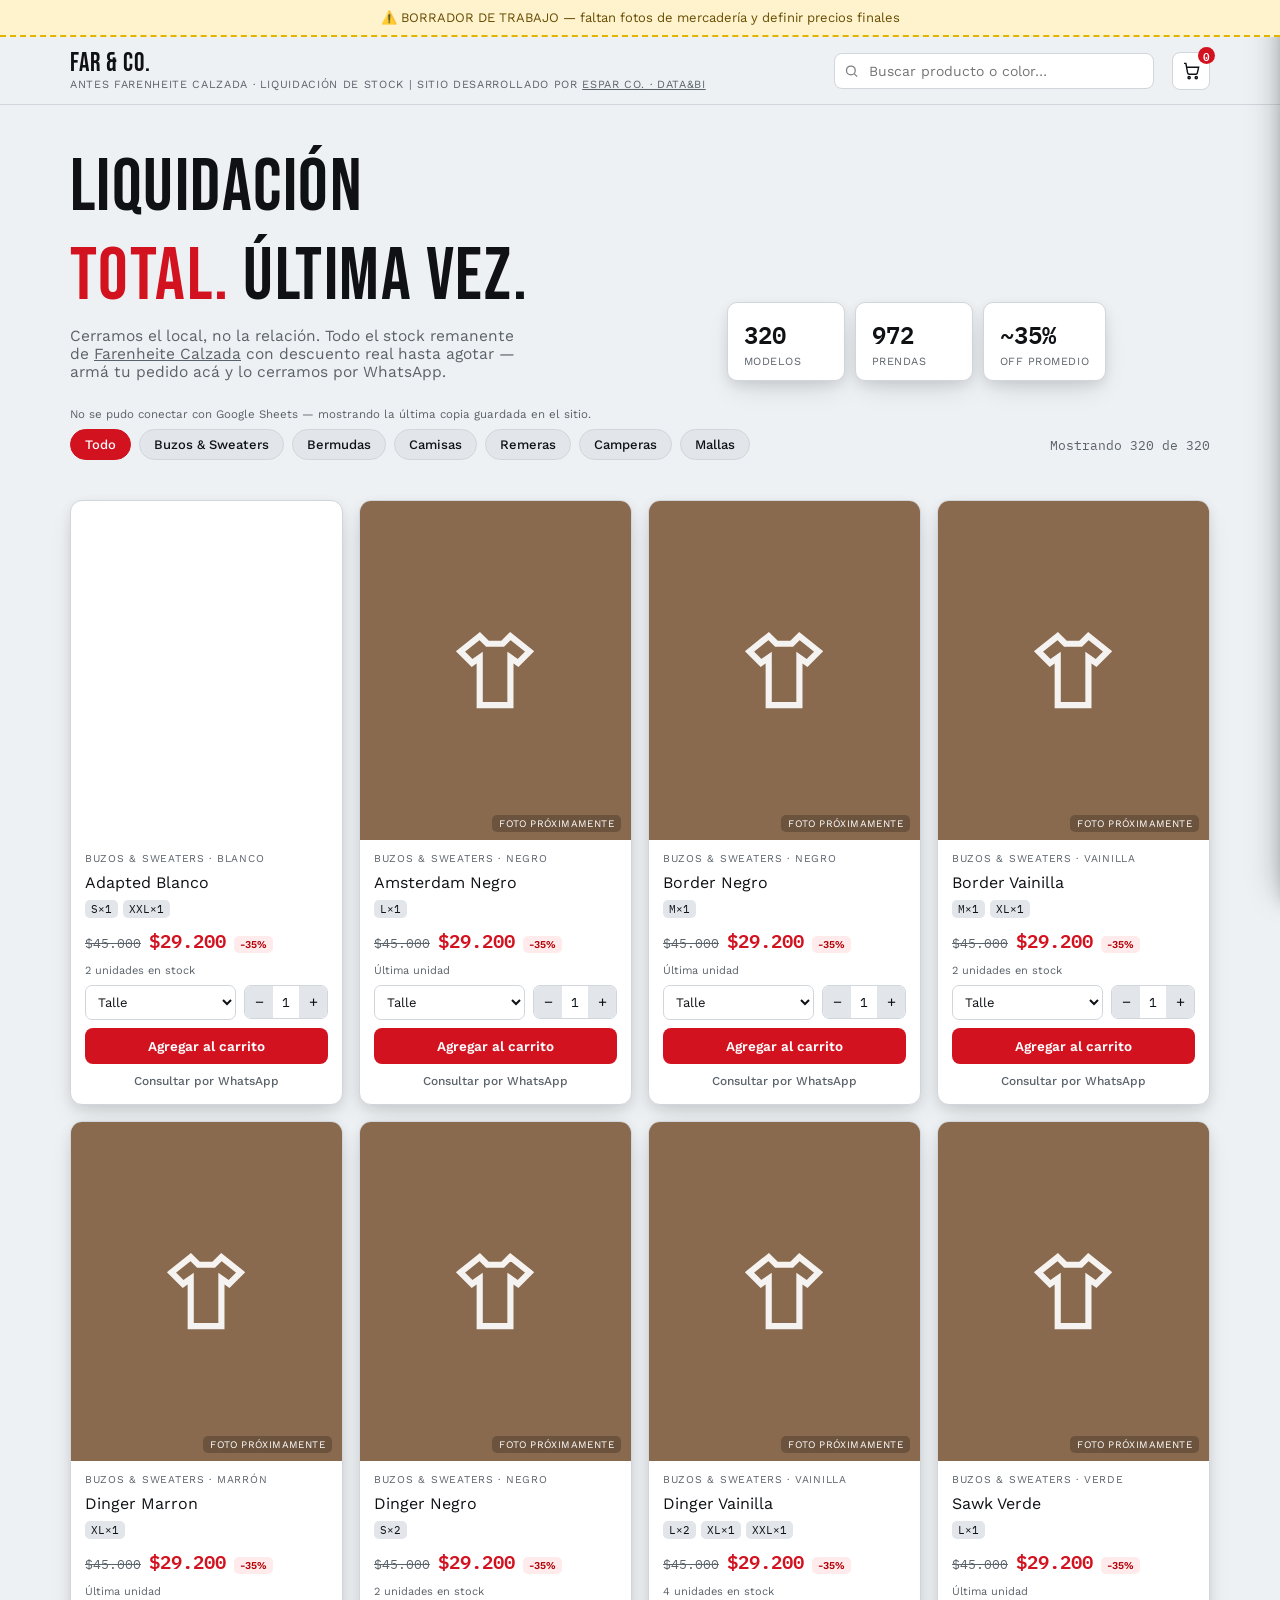
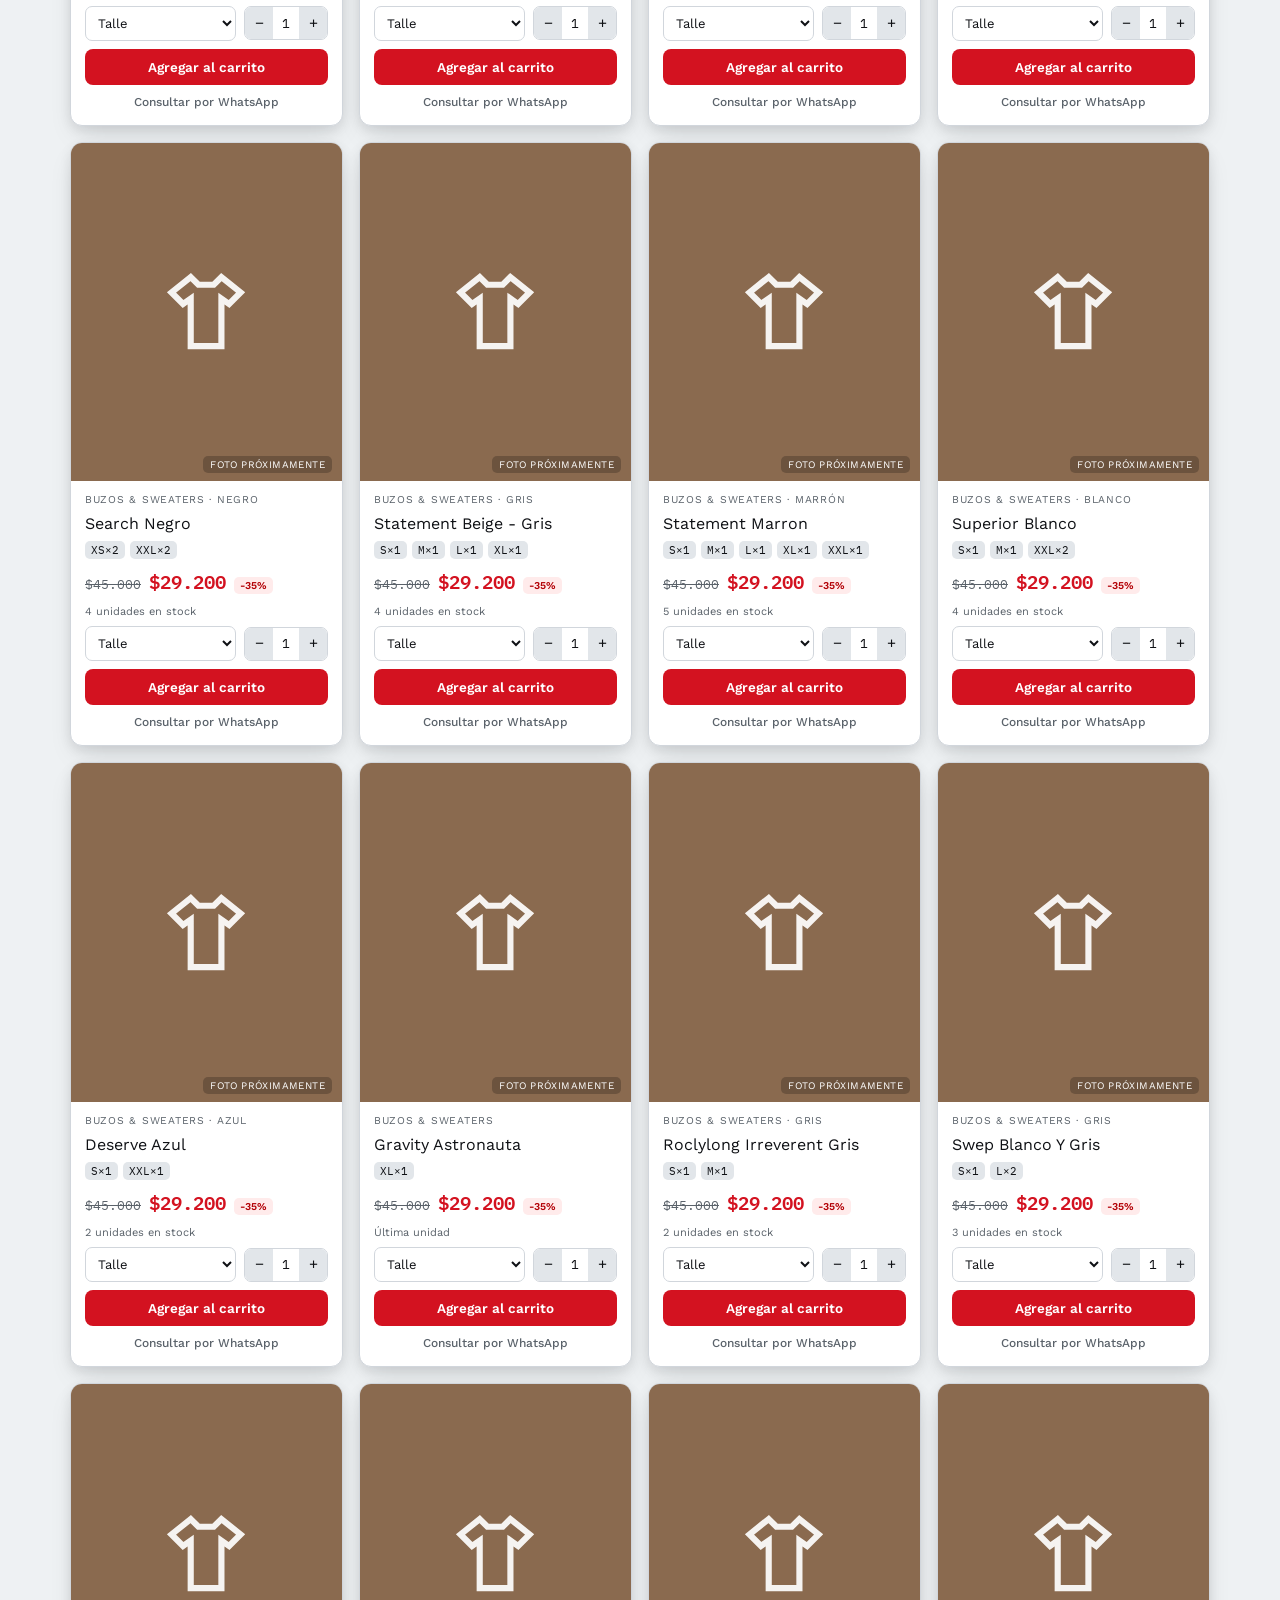
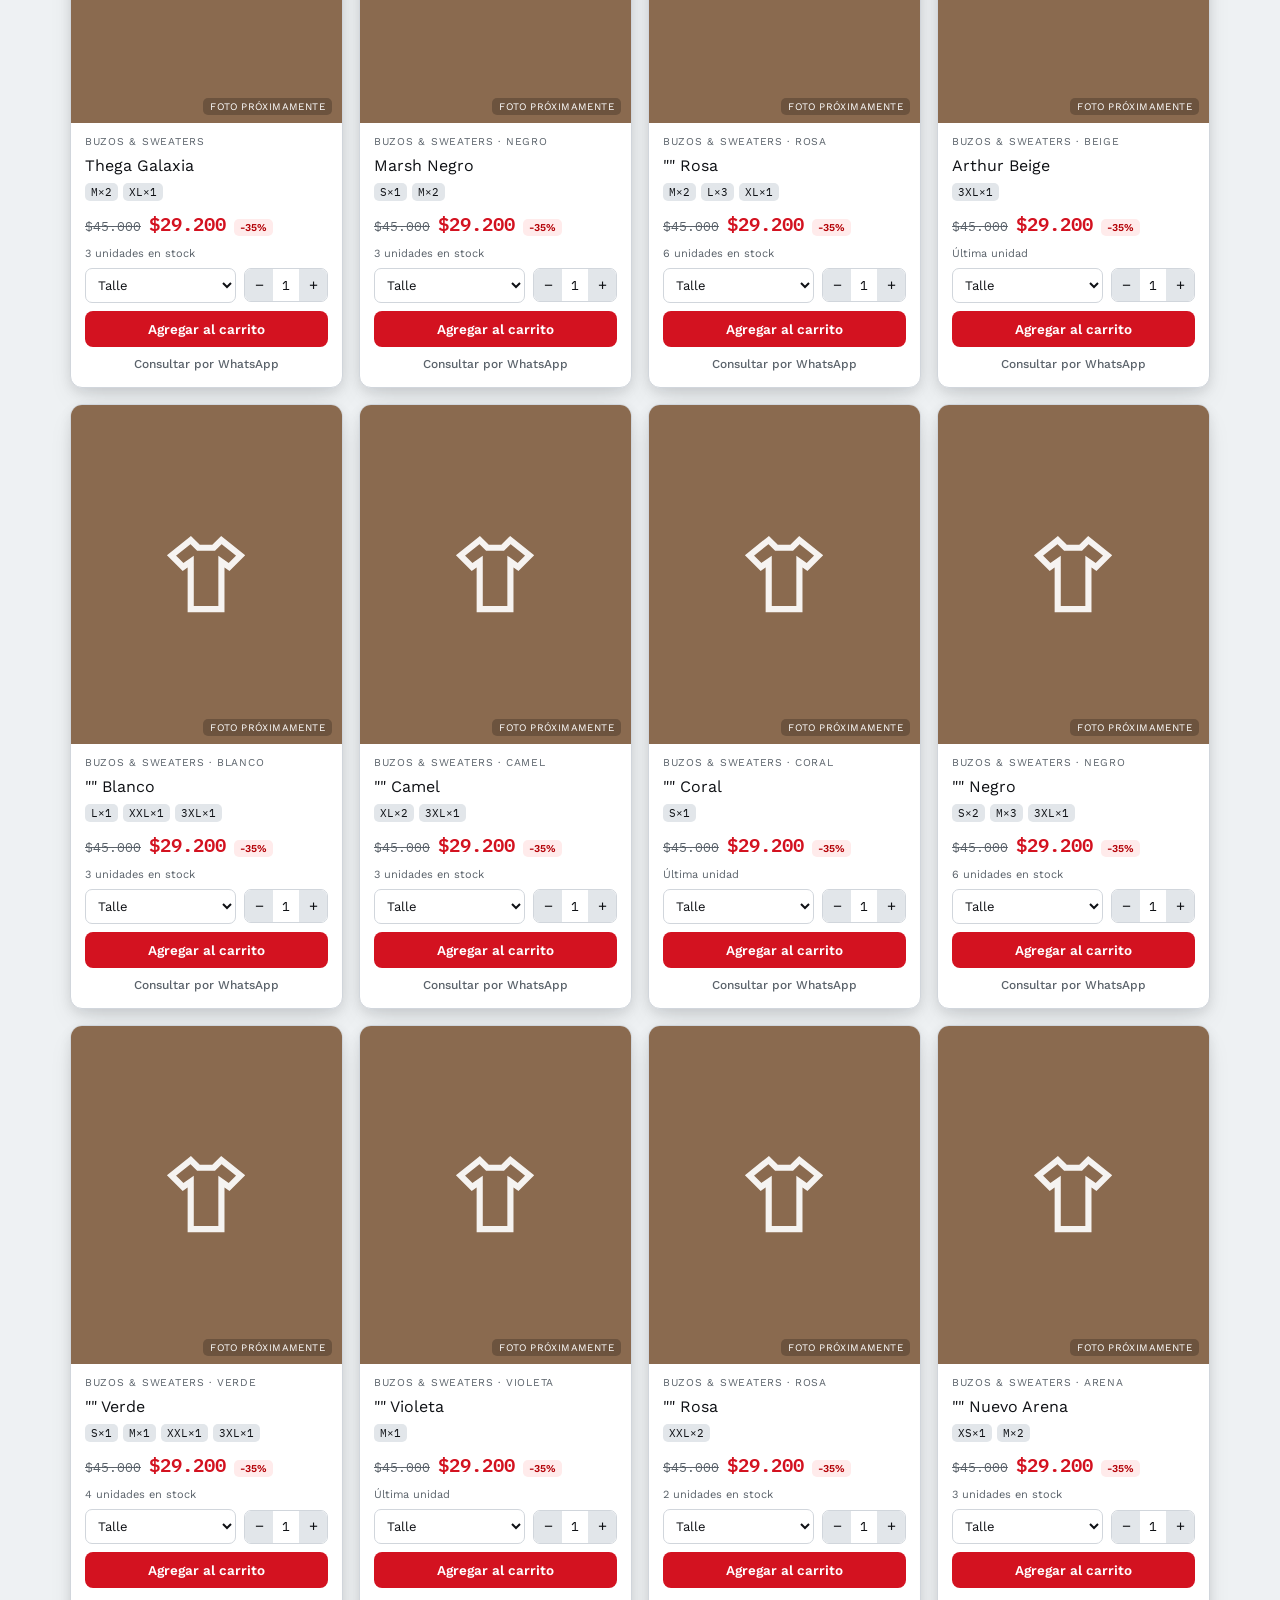
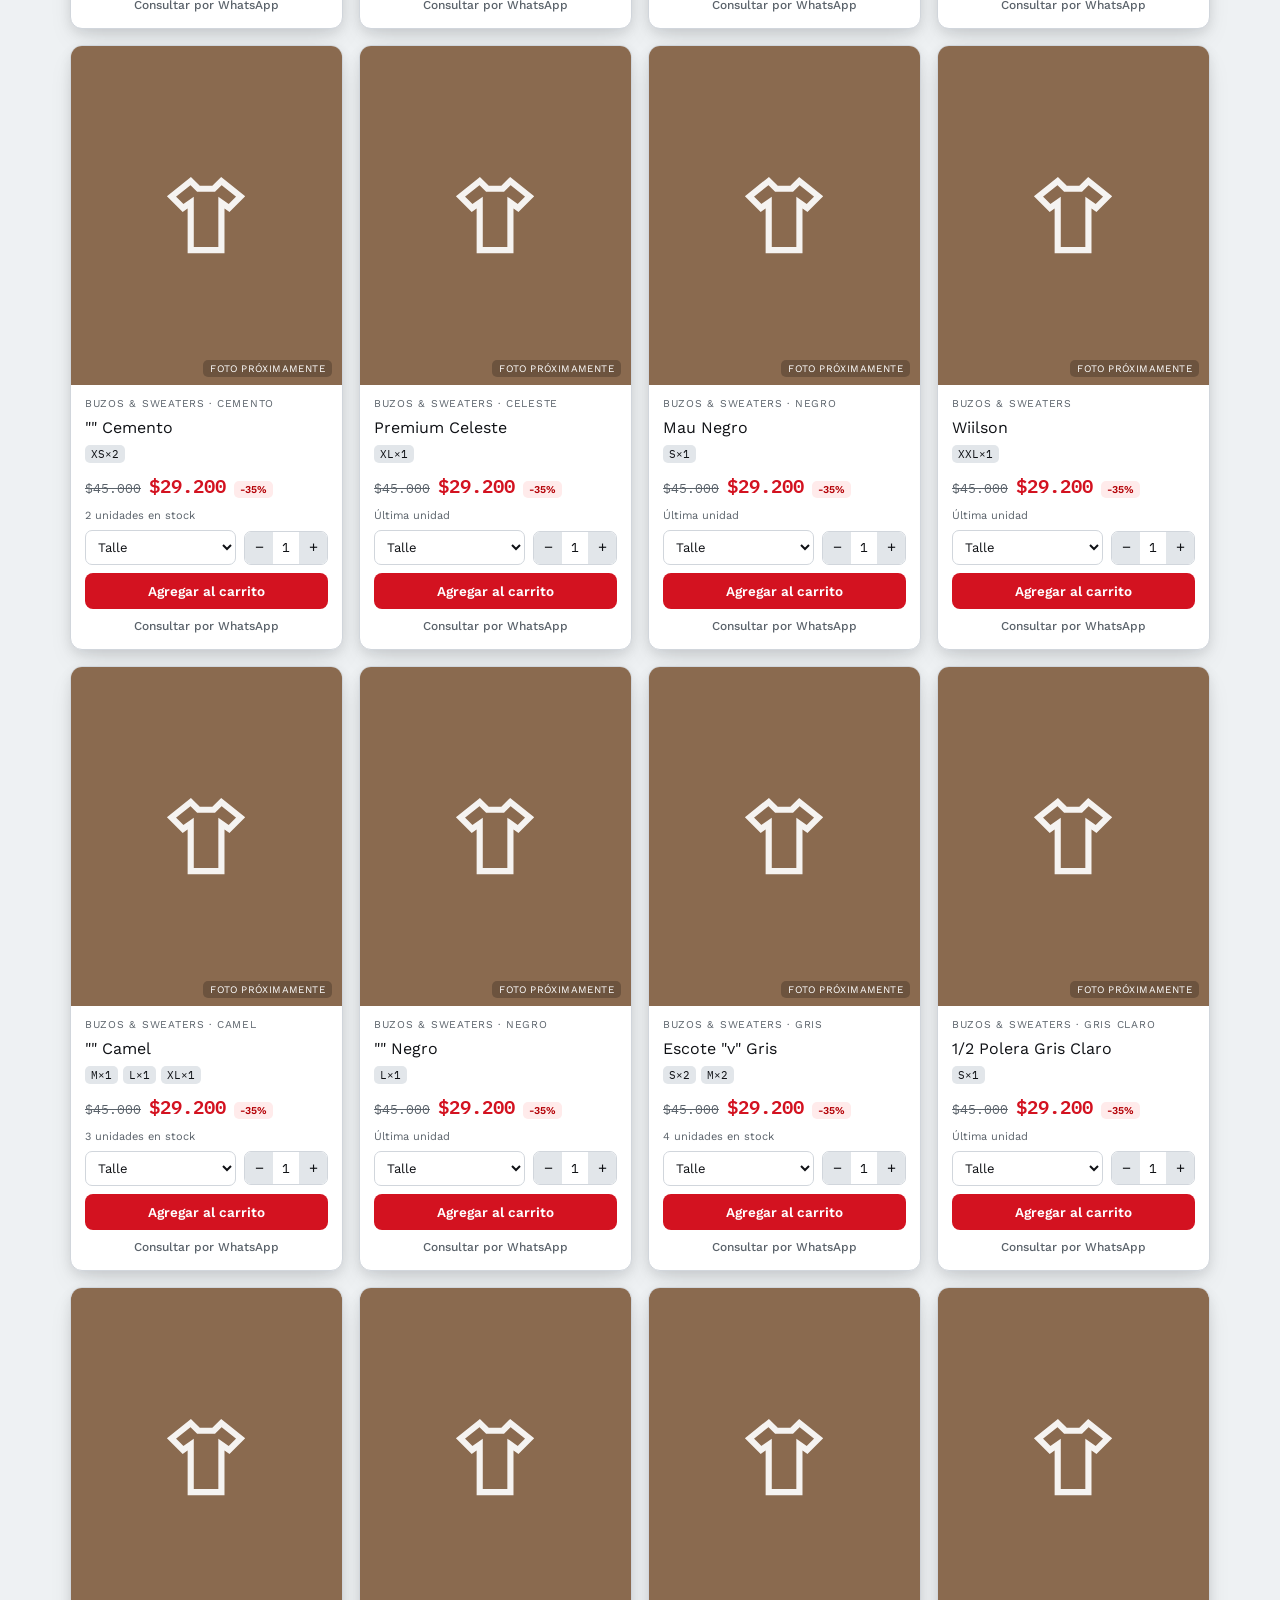
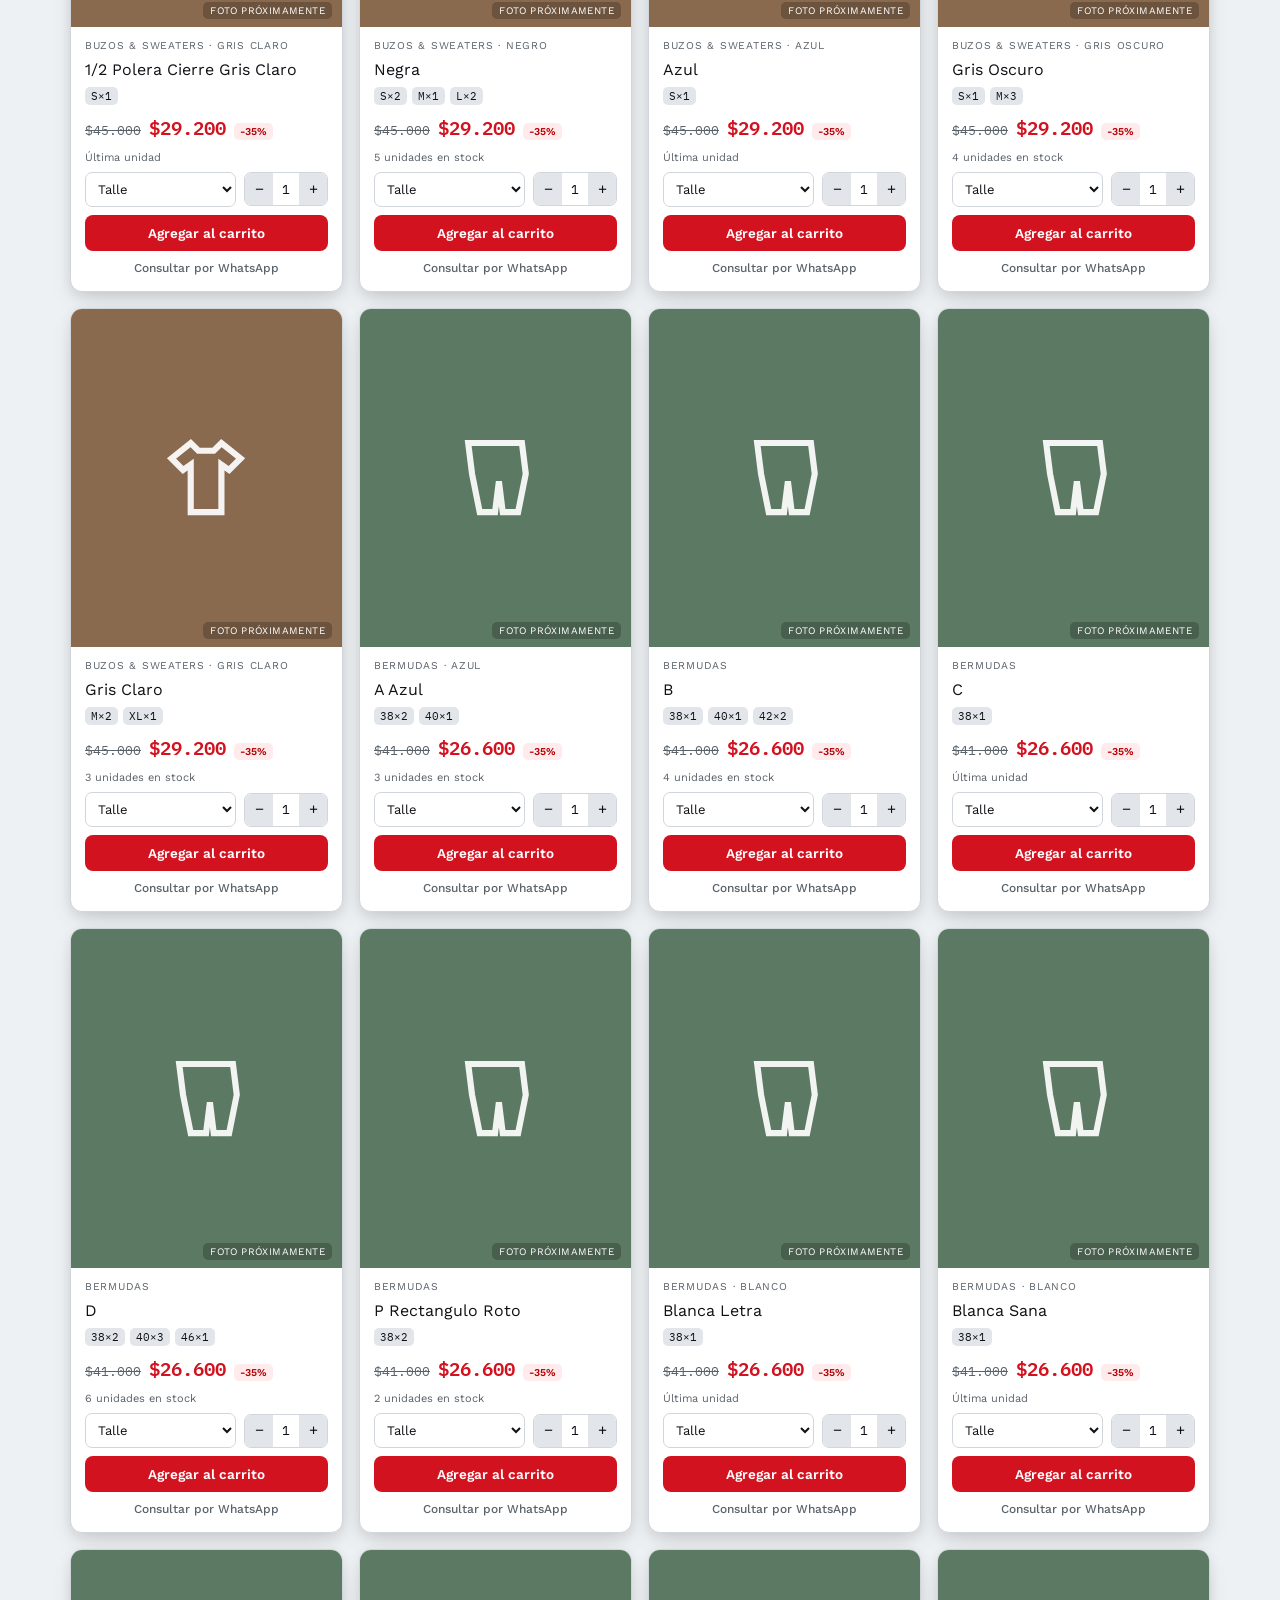
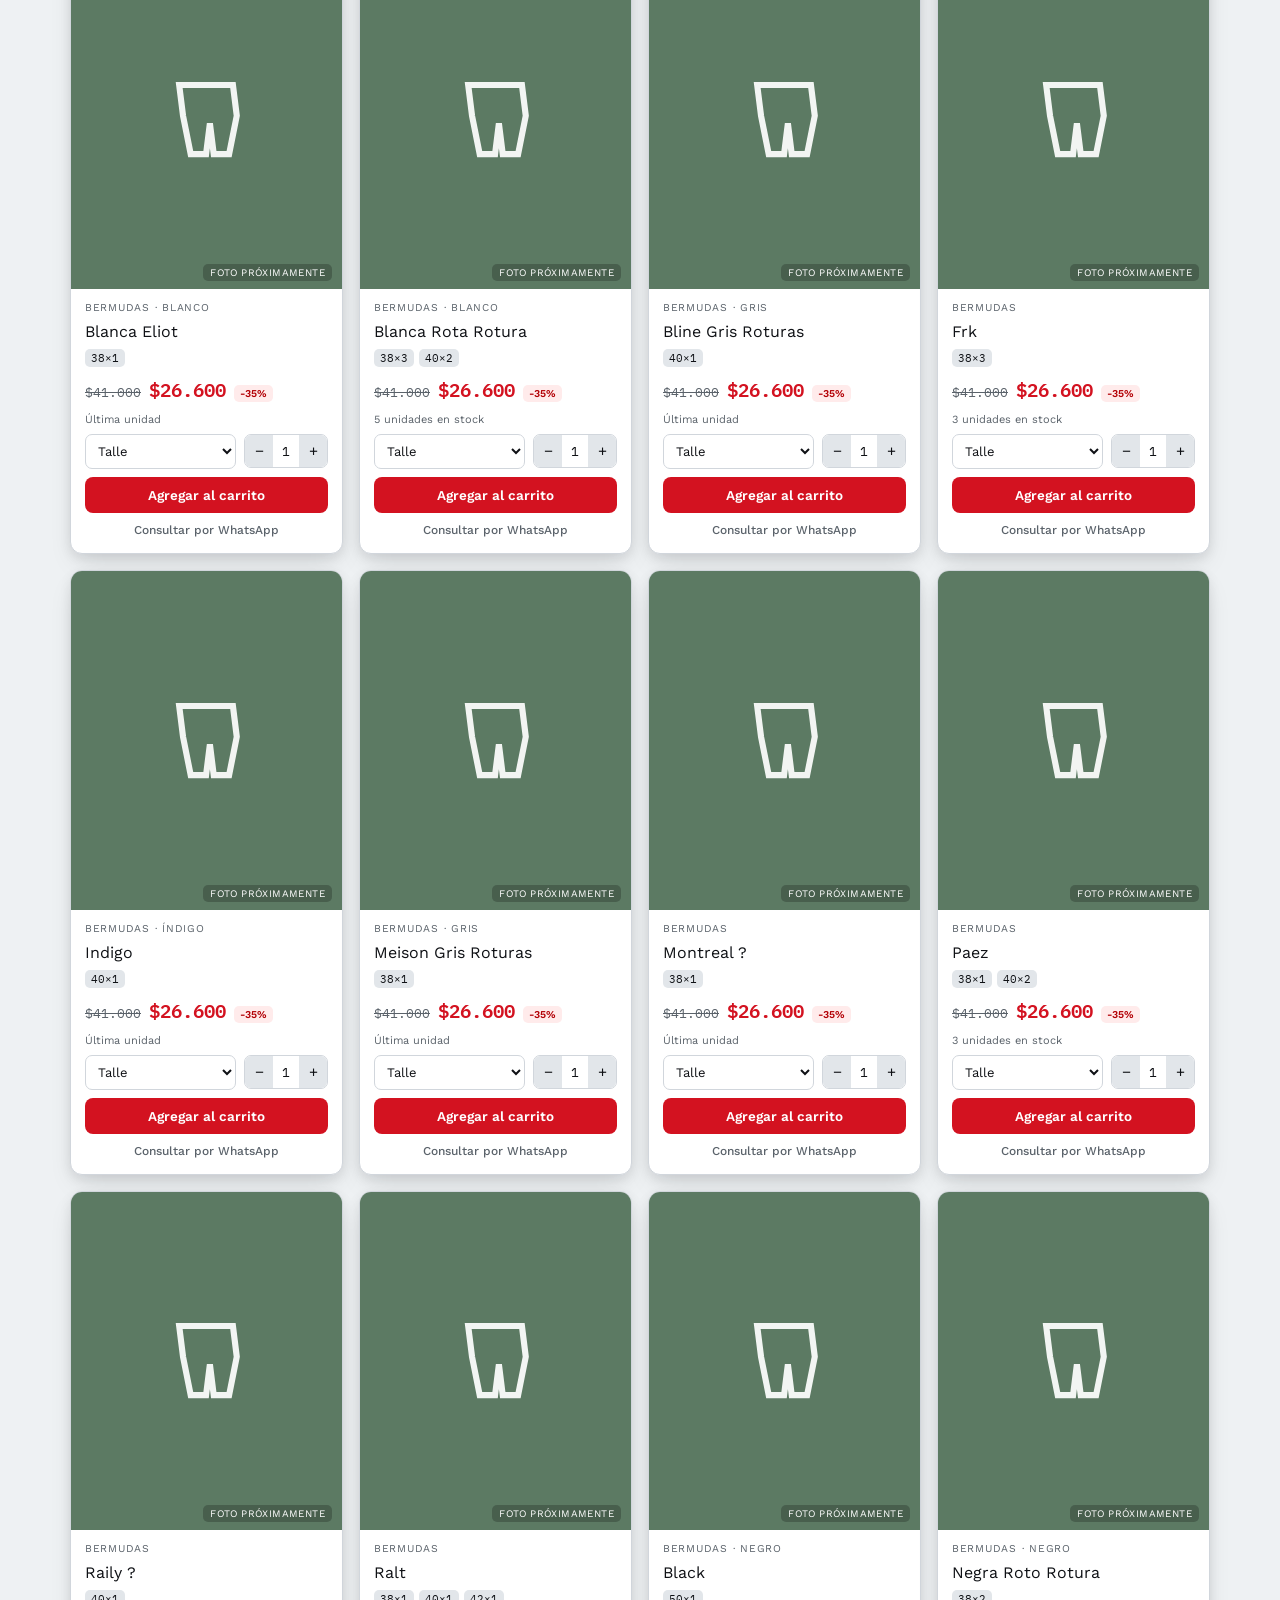
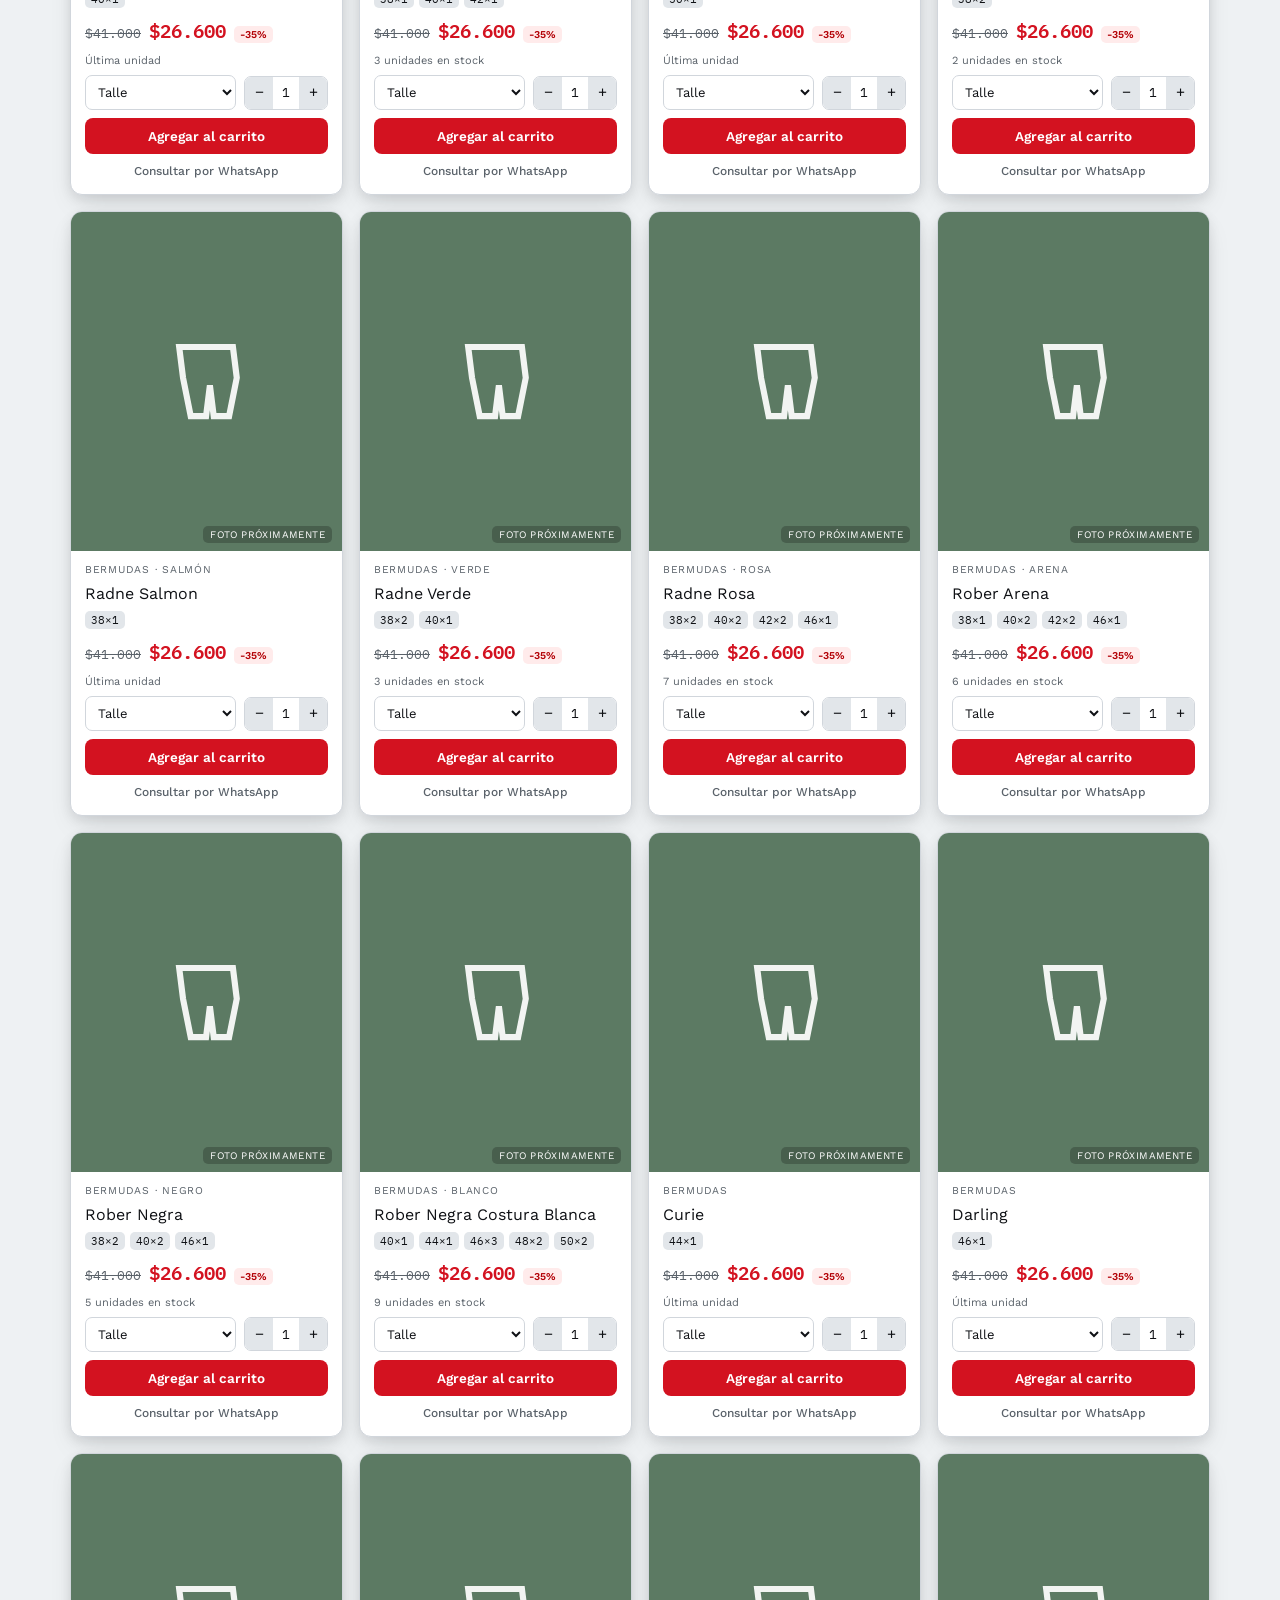
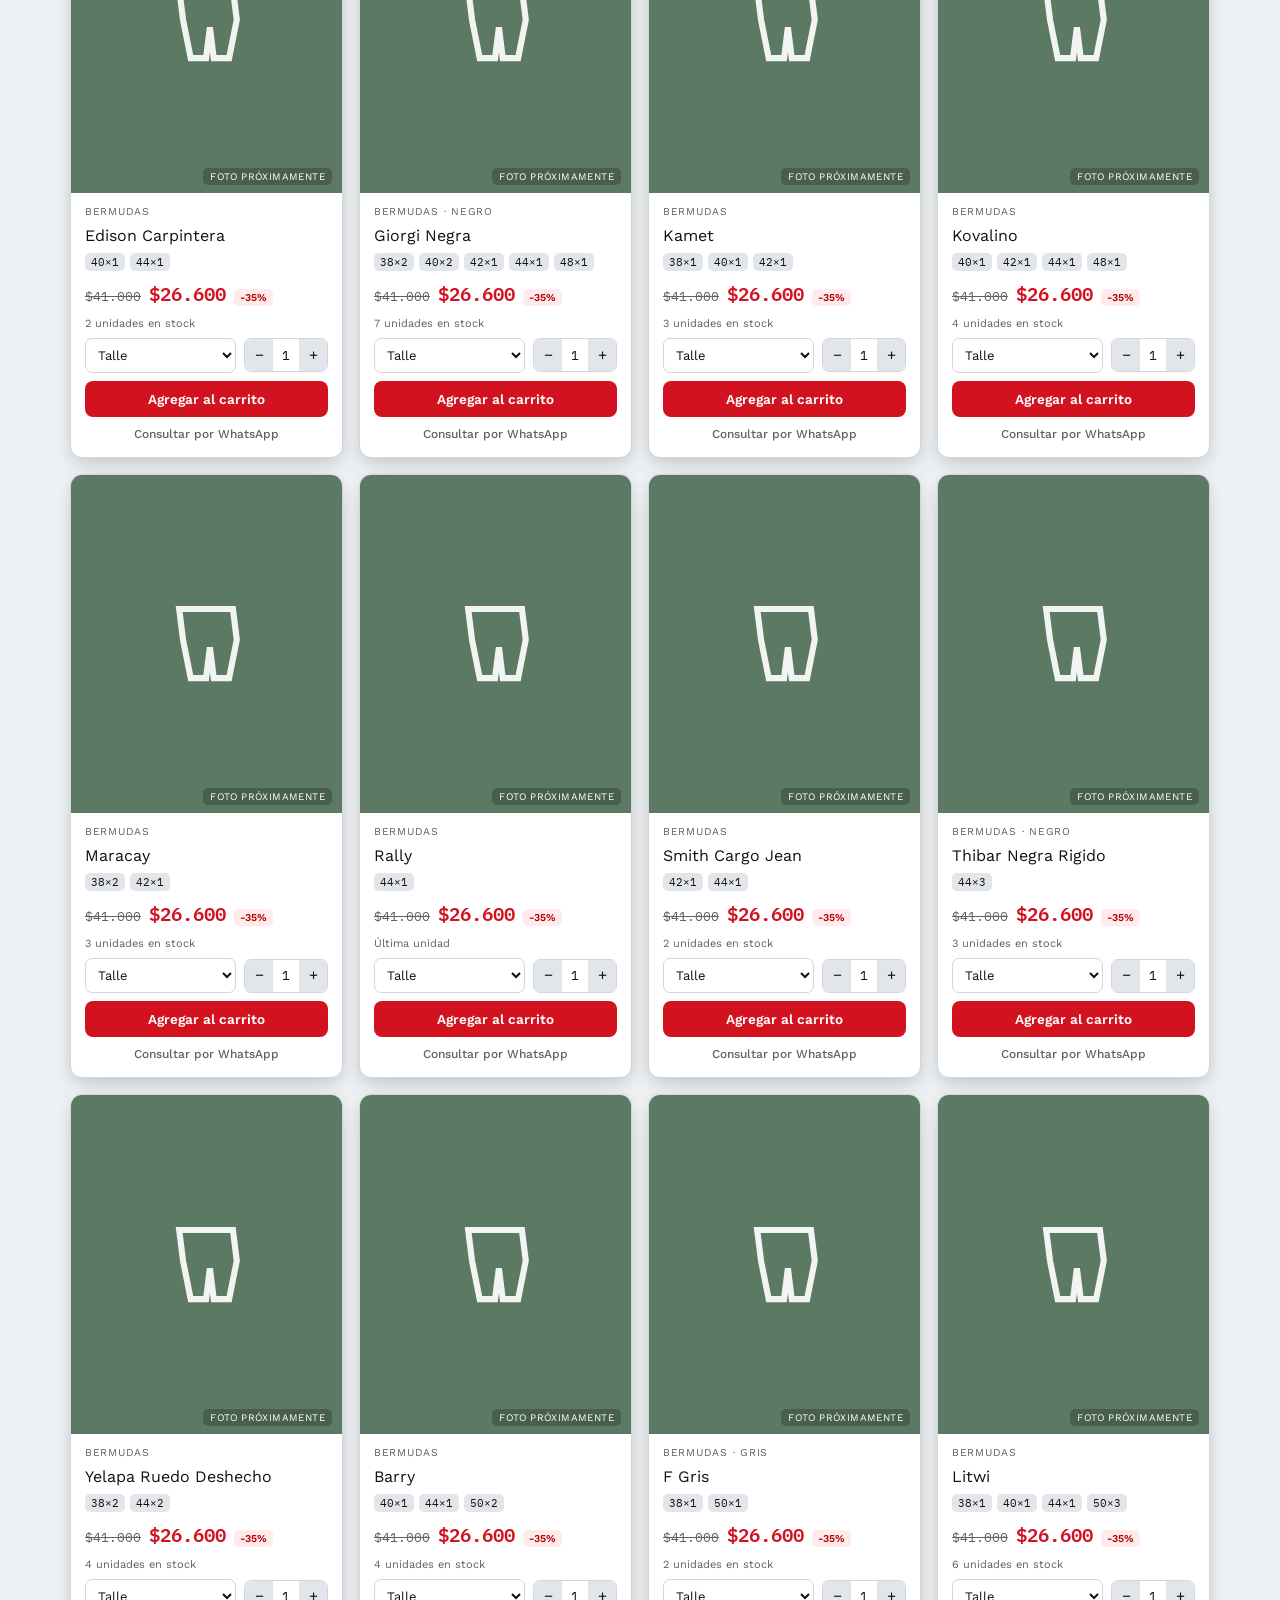
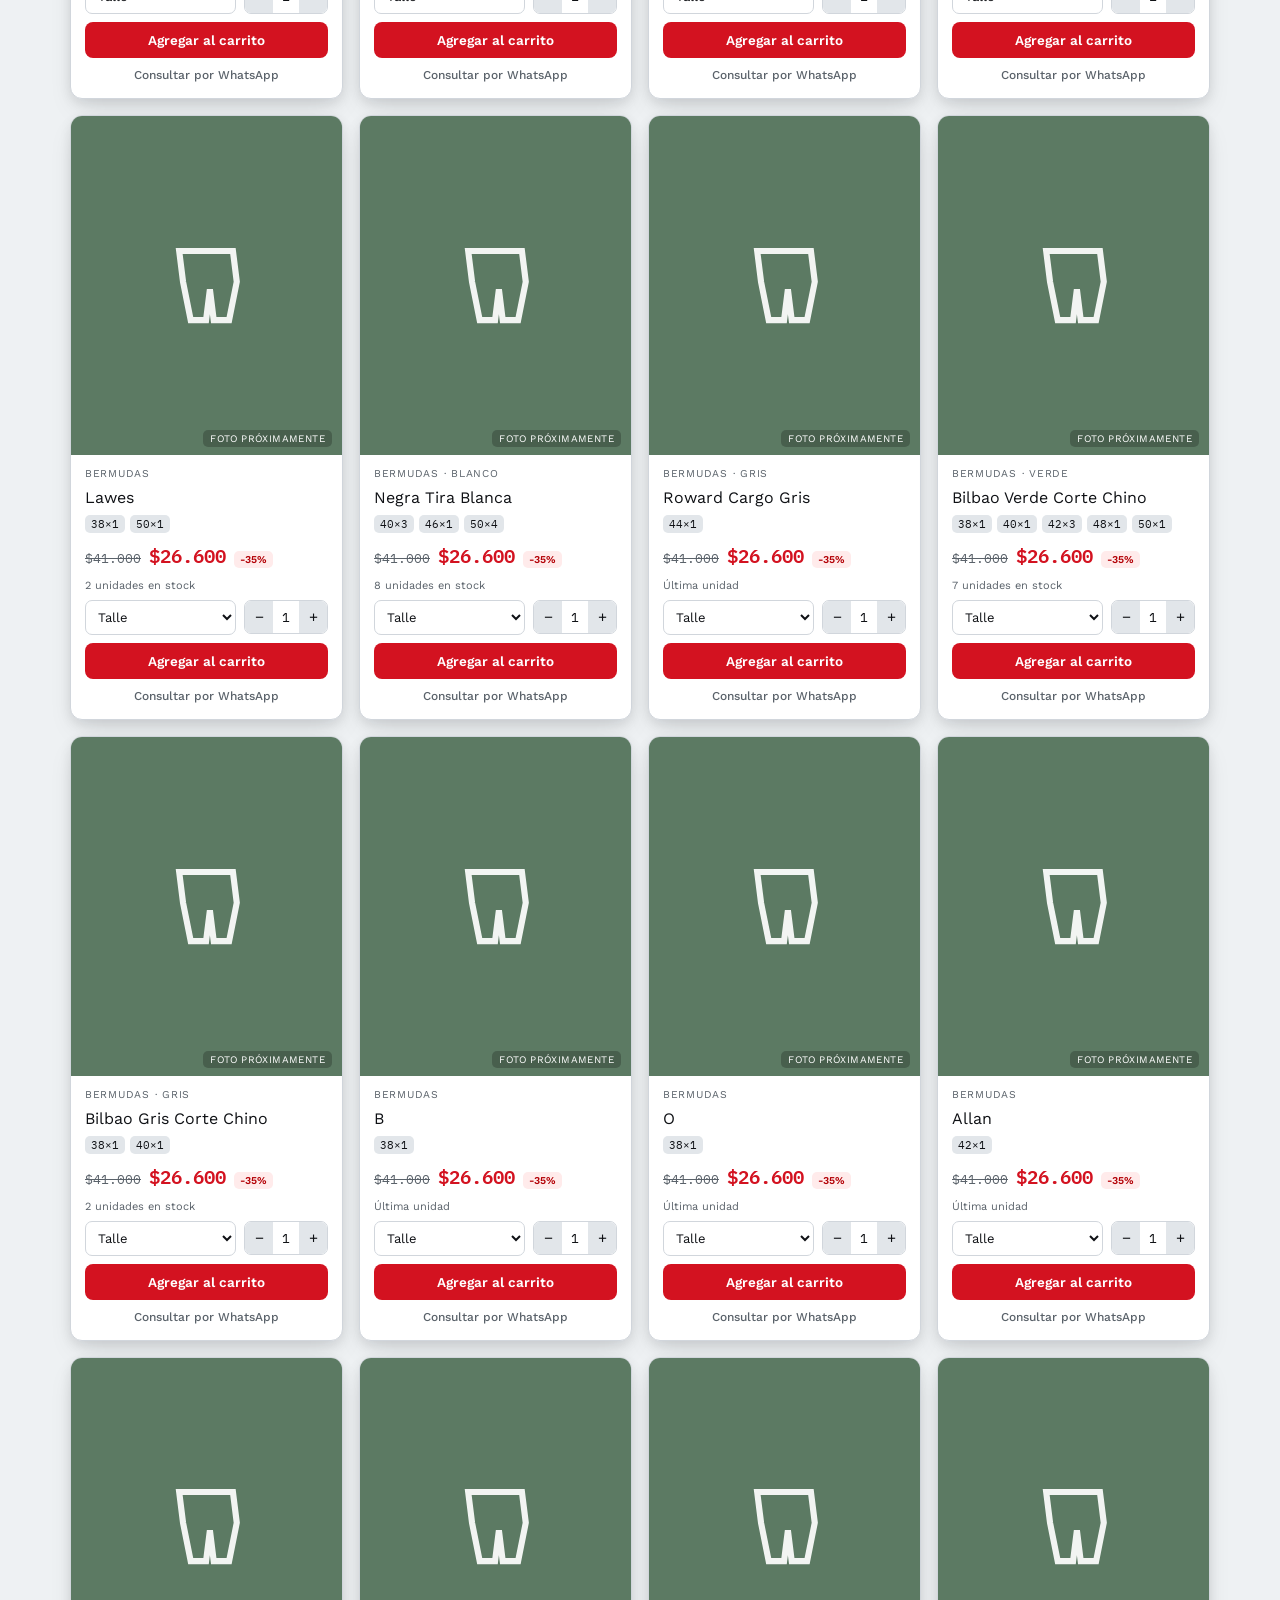
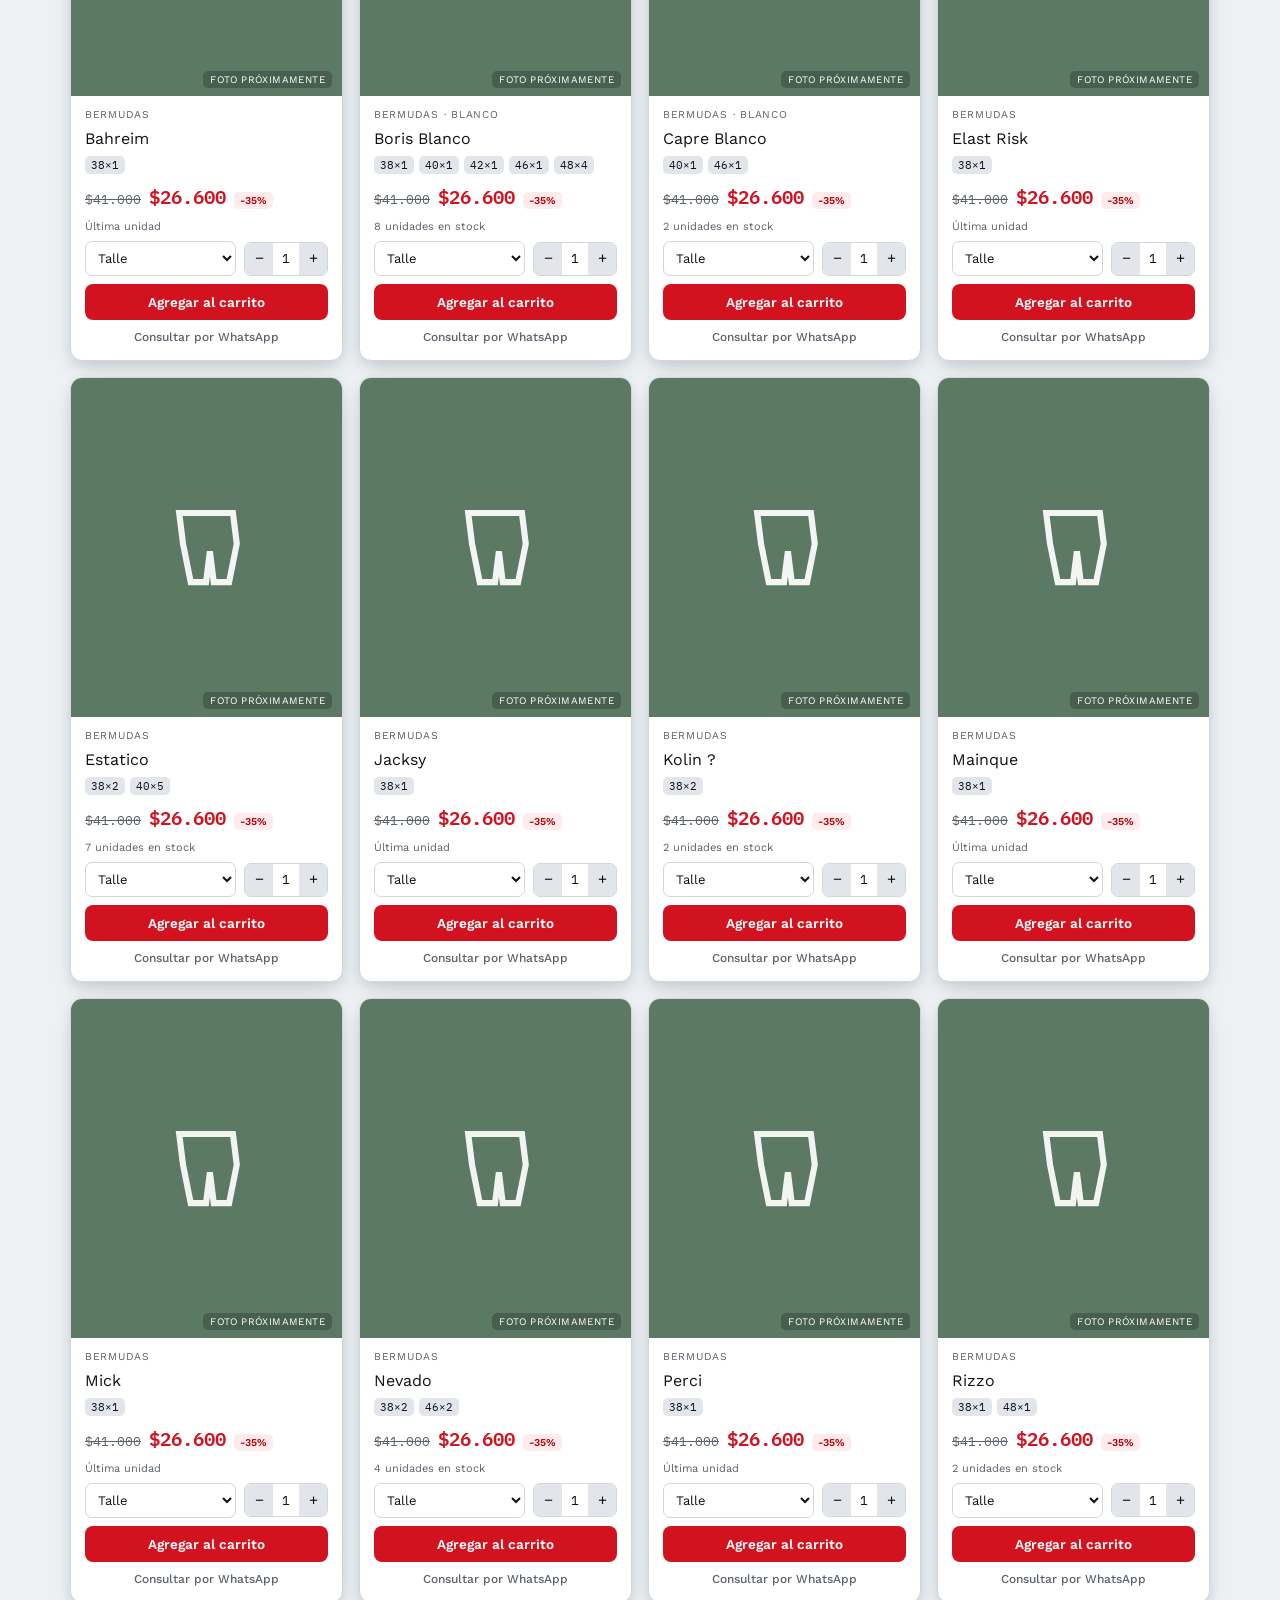
<file: index.html>
<!doctype html>
<html lang="es">
<head>
<meta charset="UTF-8">
<meta name="viewport" content="width=device-width, initial-scale=1">
<title>Farenheite & Co. — Liquidación | Sitio desarrollado por <a href="https://esparco.com.ar" target="_blank" rel="noopener">Espar Co. — Data and Business Solutions</a></title>
<meta name="description" content="Catálogo de liquidación de stock ex Farenheite Calzada. Consultá por WhatsApp.">
<link rel="preconnect" href="https://fonts.googleapis.com">
<link rel="preconnect" href="https://fonts.gstatic.com" crossorigin>
<link href="https://fonts.googleapis.com/css2?family=Bebas+Neue&family=Work+Sans:wght@400;500;600;700&family=IBM+Plex+Mono:wght@400;500;600&display=swap" rel="stylesheet">
<link rel="stylesheet" href="styles.css">
</head>
<body>

<div class="placeholder-banner">
  ⚠️ BORRADOR DE TRABAJO — faltan fotos de mercadería y definir precios finales
</div>

<div class="topbar">
  <div class="topbar-inner">
    <div class="wordmark">
      <span class="brand">FAR &amp; CO.</span>
      <span class="sub">antes Farenheite Calzada · liquidación de stock | Sitio desarrollado por <a href="https://esparco.com.ar" target="_blank" rel="noopener">Espar Co. · Data&BI</a></span>
    </div>
    <div class="search">
      <svg width="15" height="15" viewBox="0 0 24 24" fill="none" stroke="currentColor" stroke-width="2"><circle cx="11" cy="11" r="7"/><line x1="21" y1="21" x2="16.65" y2="16.65"/></svg>
      <input id="searchInput" type="text" placeholder="Buscar producto o color…" autocomplete="off">
    </div>
    <button class="cart-btn" id="cartBtn" aria-label="Ver carrito" aria-haspopup="dialog">
      <svg width="19" height="19" viewBox="0 0 24 24" fill="none" stroke="currentColor" stroke-width="1.8"><circle cx="9" cy="21" r="1.4"/><circle cx="18" cy="21" r="1.4"/><path d="M2.5 3h2.4l2.2 12.1a2 2 0 0 0 2 1.6h8.3a2 2 0 0 0 2-1.6L21 8H6.2"/></svg>
      <span class="cart-count" id="cartCount" hidden>0</span>
    </button>
  </div>
</div>

<div class="hero">
  <div>
    <h1>Liquidación<br><span class="accent">total.</span> Última vez.</h1>
    <p>Cerramos el local, no la relación. Todo el stock remanente de <a href= "https://www.instagram.com/farenheite_calzada/">Farenheite Calzada</a> con descuento real hasta agotar — armá tu pedido acá y lo cerramos por WhatsApp.</p>
  </div>
  <div class="stat-row" id="statRow"></div>
</div>

<div class="filters" id="filterRow"></div>
<div class="submenu" id="submenu"></div>

<div class="grid" id="grid"></div>
<div class="empty" id="emptyState" style="display:none;">No encontramos productos con ese filtro. Probá con otra búsqueda o categoría.</div>

<footer>Far & Co. — ex Farenheite Calzada · <span id="ig">@farenheite_calzada</span> · Envío gratis dentro de Almirante Brown en compras superiores a 50000 · Precios y disponibilidad sujetos a stock real al momento de la consulta.</footer>

<div class="cart-overlay" id="cartOverlay"></div>
<aside class="cart-drawer" id="cartDrawer" role="dialog" aria-modal="true" aria-label="Carrito de compras">
  <div class="cart-header">
    <h2>Tu pedido<span class="cart-header-count" id="cartHeaderCount" hidden></span></h2>
    <button class="cart-close" id="cartClose" aria-label="Cerrar carrito">
      <svg width="18" height="18" viewBox="0 0 24 24" fill="none" stroke="currentColor" stroke-width="2"><line x1="5" y1="5" x2="19" y2="19"/><line x1="19" y1="5" x2="5" y2="19"/></svg>
    </button>
  </div>

  <div class="cart-body" id="cartBody">
    <div class="cart-empty" id="cartEmptyMsg">
      <svg width="38" height="38" viewBox="0 0 24 24" fill="none" stroke="currentColor" stroke-width="1.4"><circle cx="9" cy="21" r="1.4"/><circle cx="18" cy="21" r="1.4"/><path d="M2.5 3h2.4l2.2 12.1a2 2 0 0 0 2 1.6h8.3a2 2 0 0 0 2-1.6L21 8H6.2"/></svg>
      <p>Todavía no agregaste productos.<br>Elegí un talle en cualquier prenda y tocá "Agregar al carrito".</p>
    </div>
    <div class="cart-items" id="cartItems"></div>

    <div class="cart-ship" id="cartShipSection" hidden>
      <h3><svg width="15" height="15" viewBox="0 0 24 24" fill="none" stroke="currentColor" stroke-width="1.8"><path d="M3 7h11v9H3z"/><path d="M14 10h4l3 3v3h-7z"/><circle cx="7" cy="18" r="1.6"/><circle cx="17.5" cy="18" r="1.6"/></svg> Datos de envío</h3>
      <label class="cart-field">
        <span>Nombre y apellido</span>
        <input type="text" id="shipNombre" placeholder="Ej: Juana Pérez" autocomplete="name">
      </label>
      <label class="cart-field">
        <span>Teléfono de contacto</span>
        <input type="tel" id="shipTelefono" placeholder="Ej: 11 2233-4455" autocomplete="tel">
      </label>
      <label class="cart-field">
        <span>Calle y número</span>
        <input type="text" id="shipDireccion" placeholder="Ej: Av. Rivadavia 1234" autocomplete="street-address">
      </label>
      <label class="cart-field">
        <span>Localidad</span>
        <select id="shipLocalidad"></select>
      </label>
      <div class="ship-result" id="shipResult"></div>
    </div>
  </div>

  <div class="cart-footer" id="cartFooter" hidden>
    <div class="cart-totals">
      <div class="cart-total-row"><span>Subtotal</span><span id="cartSubtotal">$0</span></div>
      <div class="cart-total-row"><span>Envío</span><span id="cartShippingLine">A calcular</span></div>
      <div class="cart-total-row cart-total-final"><span>Total</span><span id="cartTotal">$0</span></div>
    </div>
    <p class="ship-disclaimer">Envío estimado según zona — el total final se confirma por WhatsApp antes de despachar.</p>
    <a class="wa-btn wa-btn-checkout" id="checkoutBtn" href="#" target="_blank" rel="noopener">
      <svg width="16" height="16" viewBox="0 0 32 32" fill="currentColor"><path d="M16.02 3C9.4 3 4.02 8.38 4.02 15c0 2.2.58 4.27 1.6 6.06L4 29l8.16-1.56A11.9 11.9 0 0 0 16.02 27C22.64 27 28 21.62 28 15S22.64 3 16.02 3Zm6.98 16.6c-.3.85-1.5 1.56-2.46 1.76-.66.14-1.5.25-4.36-.94-3.65-1.5-6-5.2-6.18-5.44-.18-.24-1.47-1.96-1.47-3.74 0-1.78.92-2.65 1.26-3.02.3-.33.66-.4.88-.4.22 0 .44 0 .63.01.2.01.47-.08.74.56.3.7 1 2.42 1.08 2.6.08.18.14.4.03.64-.1.24-.16.4-.32.6-.16.2-.34.45-.48.6-.16.18-.33.37-.14.7.18.33.82 1.36 1.77 2.2 1.22 1.08 2.24 1.42 2.58 1.58.34.16.53.14.73-.08.2-.22.85-1 1.08-1.34.22-.34.44-.28.74-.17.3.1 1.9.9 2.22 1.06.32.16.53.24.6.38.08.14.08.8-.22 1.64Z"/></svg>
      Finalizar pedido por WhatsApp
    </a>
  </div>
</aside>

<div class="product-modal-overlay" id="modalOverlay"></div>
<div class="product-modal" id="productModal" role="dialog" aria-modal="true" aria-label="Detalle del producto" hidden>
  <button class="modal-close" id="modalClose" aria-label="Cerrar">
    <svg width="18" height="18" viewBox="0 0 24 24" fill="none" stroke="currentColor" stroke-width="2"><line x1="5" y1="5" x2="19" y2="19"/><line x1="19" y1="5" x2="5" y2="19"/></svg>
  </button>
  <div class="modal-inner">
    <div class="modal-gallery">
      <div class="modal-gallery-main" id="modalGalleryMain"></div>
      <button class="modal-nav modal-prev" id="modalPrev" aria-label="Foto anterior">
        <svg width="20" height="20" viewBox="0 0 24 24" fill="none" stroke="currentColor" stroke-width="2.2"><path d="M15 18l-6-6 6-6"/></svg>
      </button>
      <button class="modal-nav modal-next" id="modalNext" aria-label="Foto siguiente">
        <svg width="20" height="20" viewBox="0 0 24 24" fill="none" stroke="currentColor" stroke-width="2.2"><path d="M9 18l6-6-6-6"/></svg>
      </button>
      <span class="modal-counter" id="modalCounter" hidden></span>
      <div class="modal-thumbs" id="modalThumbs"></div>
    </div>
    <div class="modal-info">
      <!-- Título principal del modelo -->
      <h2 id="modalTitle" class="modal-title"></h2>
      <!-- Categoría y Color -->
      <div id="modalCat" class="modal-cat"></div>
      <!-- Precios y Descuento -->
      <div id="modalPrices" class="price-row"></div>
      <!-- Lista de Talles -->
      <div id="modalTalles" class="talles"></div>
      <!-- Detalles/Descripción de Sheets -->
      <div id="modalDetails" class="modal-details"></div>
      <!-- Botón WhatsApp y Controles -->
      <a id="modalWaBtn" class="wa-link-small" target="_blank" rel="noopener">Consultar por WhatsApp</a>
    </div>
    <div class="modal-details">
      <div class="card-cat" id="modalCat"></div>
      <h2 class="modal-name" id="modalName"></h2>
      <div class="talles" id="modalTalles"></div>
      <div class="modal-details" id="modalDetails"></div>
      <div class="price-row">
        <span class="price-orig" id="modalPriceOrig"></span>
        <span class="price-liq" id="modalPriceLiq"></span>
        <span class="off-badge" id="modalOffBadge"></span>
      </div>
      <div class="stock-note" id="modalStockNote"></div>
      <div class="card-controls">
        <select class="talle-select" id="modalTalleSelect" aria-label="Elegir talle">
          <option value="">Talle</option>
        </select>
        <div class="qty-stepper">
          <button type="button" class="qty-btn" id="modalQtyMinus" aria-label="Restar" disabled>−</button>
          <span class="qty-value text-muted" id="modalQtyValue">1</span>
          <button type="button" class="qty-btn" id="modalQtyPlus" aria-label="Sumar" disabled>+</button>
        </div>
      </div>
      <button type="button" class="add-cart-btn" id="modalAddBtn">Agregar al carrito</button>
      <a class="wa-link-small" id="modalWaLink" href="#" target="_blank" rel="noopener">Consultar por WhatsApp</a>
    </div>
  </div>
</div>

<script src="products.fallback.js"></script>
<script src="app.js"></script>
</body>
</html>
</file>
<file: styles.css>
:root {
  /* Fondos y Superficies (Gris metálico muy claro / Blanco) */
  --bg: #eef1f3;              /* Fondo gris metálico claro y limpio */
  --surface: #ffffff;        /* Tarjetas en blanco para máximo contraste */
  --ink: #0f1115;            /* Texto en negro casi puro */
  --muted: #5a626a;          /* Texto secundario gris metálico medio */
  --line: #d1d6dc;           /* Bordes sutiles metálicos */

  /* Identidad & Botones (Rojo Farenheite) */
  --accent: #d31220;         /* Rojo Farenheite potente para comprar/consultar */
  --accent-ink: #ffffff;     /* Texto blanco sobre el rojo */

  /* Urgencia y Ofertas (Rojo Intenso / Destacado) */
  --urgency: #b30006;        /* Etiquetas de % OFF y Liquidación */
  --urgency-bg: #ffebeb;     /* Fondo suave para contrastar ofertas */

  /* Elementos secundarios */
  --chip-bg: #e2e6ea;        /* Filtros/categorías en gris acero */
  --shadow: 0 4px 12px rgba(15, 17, 21, 0.08), 0 12px 28px -8px rgba(15, 17, 21, 0.15);
}

/* MODO OSCURO (Estilo Farenheite Night / Urbano) */
@media (prefers-color-scheme: dark) {
  :root:not([data-theme="light"]) {
    --bg: #0b0d0e;           /* Negro carbón de fondo */
    --surface: #16191d;      /* Tarjetas en gris oscuro metálico */
    --ink: #f0f3f5;          /* Texto principal blanco brillante */
    --muted: #8b95a0;        /* Texto secundario gris frío */
    --line: #292f36;         /* Divisores metálicos oscuros */

    --accent: #e51d2c;       /* Rojo neón para resaltar en la oscuridad */
    --accent-ink: #ffffff;

    --urgency: #ff4d4d;
    --urgency-bg: #321013;   /* Fondo oscuro para etiquetas de oferta */

    --chip-bg: #21262d;      /* Filtros en gris acero oscuro */
    --shadow: 0 4px 16px rgba(0, 0, 0, 0.5);
  }
}

:root[data-theme="dark"] {
  --bg: #0b0d0e;
  --surface: #16191d;
  --ink: #f0f3f5;
  --muted: #8b95a0;
  --line: #292f36;

  --accent: #e51d2c;
  --accent-ink: #ffffff;

  --urgency: #ff4d4d;
  --urgency-bg: #321013;

  --chip-bg: #21262d;
  --shadow: 0 4px 16px rgba(0, 0, 0, 0.5);
}

*{box-sizing:border-box;}
html,body{margin:0;padding:0;}
body{
  background:var(--bg);
  color:var(--ink);
  font-family:'Work Sans', -apple-system, BlinkMacSystemFont, sans-serif;
  -webkit-font-smoothing:antialiased;
}
h1,h2,h3,.display{
  font-family:'Bebas Neue', 'Arial Narrow', sans-serif;
  letter-spacing:0.02em;
  text-wrap:balance;
  font-weight:400;
}
.mono{
  font-family:'IBM Plex Mono', ui-monospace, monospace;
  font-variant-numeric:tabular-nums;
}
a{color:inherit;}
button{font-family:inherit;}

/* ---------- top bar ---------- */
.topbar{
  position:sticky; top:0; z-index:20;
  background:var(--bg);
  border-bottom:1px solid var(--line);
  backdrop-filter: blur(6px);
}
.topbar-inner{
  max-width:1180px; margin:0 auto;
  padding:14px 20px;
  display:flex; align-items:center; gap:18px; flex-wrap:wrap;
}
.wordmark{
  display:flex; flex-direction:column; line-height:1; margin-right:auto;
}
.wordmark .brand{
  font-family:'Bebas Neue', sans-serif;
  font-size:26px; letter-spacing:0.04em;
}
.wordmark .sub{
  font-size:11px; color:var(--muted); letter-spacing:0.06em; text-transform:uppercase;
  margin-top:2px;
}
.search{
  flex:1 1 220px; max-width:320px;
  position:relative;
}
.search input{
  width:100%;
  background:var(--surface);
  border:1px solid var(--line);
  color:var(--ink);
  border-radius:8px;
  padding:9px 12px 9px 34px;
  font-size:14px;
  font-family:inherit;
}
.search input:focus{outline:2px solid var(--accent); outline-offset:1px;}
.search svg{position:absolute; left:10px; top:50%; transform:translateY(-50%); opacity:0.55;}

.placeholder-banner {
  background: #fff3cd;
  color: #664d03;
  text-align: center;
  padding: 10px 16px;
  font-family: var(--sans);
  font-size: 13px;
  border-bottom: 2px dashed #e0b400;
  position: relative;
  z-index: 60;
}
/* ---------- botón carrito ---------- */
.cart-btn{
  position:relative;
  display:flex; align-items:center; justify-content:center;
  width:38px; height:38px; flex:none;
  background:var(--surface);
  border:1px solid var(--line);
  border-radius:8px;
  color:var(--ink);
  cursor:pointer;
  transition:border-color 0.15s;
}
.cart-btn:hover{border-color:var(--accent);}
.cart-btn:focus-visible{outline:2px solid var(--accent); outline-offset:2px;}
.cart-count{
  position:absolute; top:-6px; right:-6px;
  background:var(--accent); color:var(--accent-ink);
  font-family:'IBM Plex Mono', monospace;
  font-size:10.5px; font-weight:600;
  min-width:17px; height:17px;
  border-radius:999px;
  display:flex; align-items:center; justify-content:center;
  padding:0 3px;
}

/* ---------- hero ---------- */
.hero{
  max-width:1180px; margin:0 auto;
  padding:38px 20px 26px;
  display:grid; grid-template-columns: 1.3fr 1fr; gap:28px; align-items:end;
}
@media (max-width:760px){ .hero{grid-template-columns:1fr; gap:18px;} }
.hero h1{
  font-size:clamp(40px, 7vw, 74px);
  margin:0 0 6px;
}
.hero h1 .accent{color:var(--accent);}
.hero p{
  color:var(--muted); font-size:15.5px; max-width:46ch; margin:0;
}
.stat-row{
  display:flex; gap:10px; flex-wrap:wrap;
}
.stat{
  background:var(--surface);
  border:1px solid var(--line);
  border-radius:10px;
  padding:12px 16px;
  box-shadow:var(--shadow);
  min-width:118px;
}
.stat .num{
  font-family:'IBM Plex Mono', monospace;
  font-size:24px; font-weight:600;
}
.stat .lbl{
  font-size:11px; color:var(--muted); text-transform:uppercase; letter-spacing:0.05em; margin-top:2px;
}

/* ---------- filters ---------- */
.filters{
  max-width:1180px; margin:0 auto;
  padding:0 20px 18px;
  display:flex; gap:8px; flex-wrap:wrap; align-items:center;
}
.chip{
  border:1px solid var(--line);
  background:var(--chip-bg);
  color:var(--ink);
  border-radius:999px;
  padding:7px 14px;
  font-size:13px; font-weight:500;
  cursor:pointer;
  transition:background 0.15s, color 0.15s, border-color 0.15s;
}
.chip:hover{border-color:var(--accent);}
.chip.active{
  background:var(--accent); color:var(--accent-ink); border-color:var(--accent);
}
.chip:focus-visible{outline:2px solid var(--accent); outline-offset:2px;}
.count{
  margin-left:auto; font-size:12.5px; color:var(--muted);
  font-family:'IBM Plex Mono', monospace;
}

/* ---------- submenú (talle / color) ---------- */
.submenu{
  max-width:1180px; margin:0 auto;
  padding:0 20px 18px;
  display:flex; flex-direction:column; gap:10px;
}
.submenu[hidden]{display:none;}
.submenu-row{
  display:flex; align-items:center; gap:10px; flex-wrap:wrap;
}
.submenu-label{
  font-size:11px; text-transform:uppercase; letter-spacing:0.06em;
  color:var(--muted); font-weight:600; flex:none; min-width:44px;
}
.submenu-chips{
  display:flex; gap:6px; flex-wrap:wrap;
}
.chip-sm{
  padding:5px 11px; font-size:12px;
}

/* ---------- grid ---------- */
.grid{
  max-width:1180px; margin:0 auto;
  padding:4px 20px 60px;
  display:grid;
  grid-template-columns:repeat(auto-fill, minmax(236px, 1fr));
  gap:16px;
}
.card{
  background:var(--surface);
  border:1px solid var(--line);
  border-radius:12px;
  overflow:hidden;
  display:flex; flex-direction:column;
  box-shadow:var(--shadow);
}
.swatch{
  aspect-ratio:4/5;
  display:flex; align-items:center; justify-content:center;
  position:relative;
  overflow:hidden;
  color:var(--accent-ink);
}
.swatch .layer{
  position:absolute; inset:0;
  display:flex; align-items:center; justify-content:center;
  background-size:cover; background-position:center;
  transition:opacity 0.32s ease, transform 0.32s ease;
}
.swatch .layer.alt{ opacity:0; }
.card:hover .swatch .layer.alt{ opacity:1; }
.card:hover .swatch .layer.primary.has-alt{ opacity:0; }
.card:hover .swatch .layer.primary:not(.has-alt){ transform:scale(1.045); }
.swatch svg{width:34%; height:34%; opacity:0.92;}
.swatch .ph-label{
  position:absolute; bottom:8px; right:10px;
  font-size:10px; letter-spacing:0.04em; text-transform:uppercase;
  background:rgba(0,0,0,0.22); color:#fff;
  padding:3px 7px; border-radius:5px;
  z-index:2;
}
.card-body{
  padding:12px 14px 14px;
  display:flex; flex-direction:column; gap:8px; flex:1;
}
.card-cat{
  font-size:10.5px; text-transform:uppercase; letter-spacing:0.07em; color:var(--muted);
}
.card-name{
  font-size:15px; font-weight:600; line-height:1.25;
}
.talles{
  display:flex; flex-wrap:wrap; gap:5px;
}
.talle{
  font-family:'IBM Plex Mono', monospace;
  font-size:10.5px;
  background:var(--chip-bg);
  border-radius:5px;
  padding:2px 6px;
  color:var(--ink);
}
.price-row{
  margin-top:auto;
  display:flex; align-items:baseline; gap:8px; flex-wrap:wrap;
}
.price-orig{
  font-family:'IBM Plex Mono', monospace;
  font-size:12.5px; color:var(--muted); text-decoration:line-through;
}
.price-liq{
  font-family:'IBM Plex Mono', monospace;
  font-size:19px; font-weight:600; color:var(--accent);
}
.off-badge{
  font-size:10.5px; font-weight:600; color:var(--urgency);
  background:var(--urgency-bg);
  padding:2px 6px; border-radius:5px;
}
.stock-note{
  font-size:11px; color:var(--muted);
}
.wa-btn{
  display:flex; align-items:center; justify-content:center; gap:7px;
  background:var(--ink); color:var(--bg);
  border:none; border-radius:8px;
  padding:10px 12px;
  font-size:13.5px; font-weight:600;
  text-decoration:none;
  cursor:pointer;
  transition:opacity 0.15s, transform 0.1s;
}
.wa-btn:hover{opacity:0.88;}
.wa-btn:active{transform:scale(0.98);}
.wa-btn:focus-visible{outline:2px solid var(--accent); outline-offset:2px;}
.wa-btn svg{width:15px; height:15px; flex:none;}

/* ---------- controles de compra en la tarjeta ---------- */
.card-controls{
  display:flex; align-items:center; gap:8px;
}
.talle-select{
  flex:1 1 auto; min-width:0;
  background:var(--surface);
  color:var(--ink);
  border:1px solid var(--line);
  border-radius:7px;
  padding:8px 8px;
  font-size:13px; font-family:inherit;
}
.talle-select:focus-visible{outline:2px solid var(--accent); outline-offset:1px;}
.talle-select.input-error{
  border-color:var(--urgency); animation: shake-error 0.3s;
}
@keyframes shake-error{
  0%,100%{transform:translateX(0);} 25%{transform:translateX(-3px);} 75%{transform:translateX(3px);}
}
.qty-stepper{
  display:flex; align-items:center; gap:0;
  border:1px solid var(--line); border-radius:7px;
  flex:none; overflow:hidden;
}
.qty-stepper .qty-btn{
  width:28px; height:32px;
  border:none; background:var(--chip-bg); color:var(--ink);
  font-size:15px; line-height:1; cursor:pointer;
}
.qty-stepper .qty-btn:hover{background:var(--accent); color:var(--accent-ink);}
.qty-stepper .qty-value{
  width:26px; text-align:center;
  font-family:'IBM Plex Mono', monospace; font-size:13px;
}
.qty-stepper.small .qty-btn{width:22px; height:24px; font-size:13px;}
.qty-stepper.small .qty-value{width:20px; font-size:11.5px;}
.add-cart-btn{
  width:100%;
  background:var(--accent); color:var(--accent-ink);
  border:none; border-radius:8px;
  padding:10px 12px;
  font-size:13.5px; font-weight:600;
  cursor:pointer;
  transition:opacity 0.15s, transform 0.1s;
}
.add-cart-btn:hover{opacity:0.9;}
.add-cart-btn:active{transform:scale(0.98);}
.add-cart-btn:focus-visible{outline:2px solid var(--accent); outline-offset:2px;}
.add-cart-btn.added{background:#1f8a3d;}
.wa-link-small{
  display:flex; align-items:center; justify-content:center; gap:6px;
  background:none; color:var(--muted);
  border:none;
  padding:2px 4px;
  font-size:12px; font-weight:500;
  text-decoration:none;
  cursor:pointer;
}
.wa-link-small:hover{color:var(--ink);}
.wa-link-small svg{width:13px; height:13px; flex:none;}

/* ---------- carrito: overlay + drawer ---------- */
body.cart-open-lock{overflow:hidden;}
.cart-overlay{
  position:fixed; inset:0; z-index:40;
  background:rgba(10,12,14,0.55);
  backdrop-filter:blur(1px);
  opacity:0; pointer-events:none;
  transition:opacity 0.25s ease;
}
.cart-overlay.open{opacity:1; pointer-events:auto;}
.cart-drawer{
  position:fixed; top:0; right:0; bottom:0; z-index:41;
  width:min(430px, 100vw);
  background:var(--surface);
  border-left:1px solid var(--line);
  box-shadow:-8px 0 32px -8px rgba(15,17,21,0.28), var(--shadow);
  display:flex; flex-direction:column;
  transform:translateX(100%);
  transition:transform 0.32s cubic-bezier(.2,.9,.3,1);
}
.cart-drawer.open{transform:translateX(0);}
.cart-header{
  display:flex; align-items:center; justify-content:space-between;
  padding:18px 20px; border-bottom:1px solid var(--line); flex:none;
  background:var(--surface);
}
.cart-header h2{margin:0; font-size:21px; display:flex; align-items:baseline; gap:6px;}
.cart-header-count{font-family:'IBM Plex Mono', monospace; font-size:14px; font-weight:400; color:var(--muted);}
.cart-close{
  display:flex; align-items:center; justify-content:center;
  width:32px; height:32px;
  background:var(--chip-bg); border:none; border-radius:999px;
  color:var(--ink); cursor:pointer;
  transition:background 0.15s, color 0.15s, transform 0.15s;
}
.cart-close:hover{background:var(--accent); color:var(--accent-ink); transform:rotate(90deg);}

/* ---- estado vacío ---- */
.cart-empty{
  display:flex; flex-direction:column; align-items:center; gap:12px;
  color:var(--muted); font-size:13.5px; line-height:1.5;
  padding:56px 24px; text-align:center;
}
.cart-empty[hidden]{display:none;}
.cart-empty svg{opacity:0.35;}
.cart-empty p{margin:0;}

.cart-body{
  flex:1 1 auto; overflow-y:auto;
  padding:6px 20px 18px;
  display:flex; flex-direction:column; gap:6px;
}
.cart-items{
  display:flex; flex-direction:column;
}

/* ---- ítem del carrito, con miniatura ---- */
.cart-item{
  display:grid;
  grid-template-columns:64px 1fr;
  gap:0 12px;
  padding:14px 0;
  border-bottom:1px solid var(--line);
}
.cart-items .cart-item:first-child{padding-top:12px;}
.cart-item-thumb{
  grid-row:1 / 3;
  width:64px; height:76px; flex:none;
  border-radius:9px;
  background-color:var(--chip-bg);
  background-size:cover; background-position:center;
  border:1px solid var(--line);
}
.cart-item-thumb-ph{
  display:flex; align-items:center; justify-content:center;
  color:#fff;
}
.cart-item-thumb-ph svg{width:44%; height:44%; opacity:0.9;}
.cart-item-main{
  display:flex; flex-direction:column; gap:10px; min-width:0;
}
.cart-item-top{
  display:flex; align-items:flex-start; justify-content:space-between; gap:8px;
}
.cart-item-info{min-width:0;}
.cart-item-name{
  font-size:14px; font-weight:600; line-height:1.3;
  overflow:hidden; text-overflow:ellipsis; display:-webkit-box; -webkit-line-clamp:2; -webkit-box-orient:vertical;
}
.cart-item-meta{font-size:11.5px; color:var(--muted); margin-top:3px;}
.cart-item-unit{font-family:'IBM Plex Mono', monospace;}
.cart-remove{
  flex:none;
  display:flex; align-items:center; justify-content:center;
  width:26px; height:26px;
  background:none; border:none; border-radius:6px;
  color:var(--muted); cursor:pointer;
  transition:background 0.15s, color 0.15s;
}
.cart-remove svg{width:15px; height:15px;}
.cart-remove:hover{background:var(--urgency-bg); color:var(--urgency);}
.cart-item-bottom{
  display:flex; align-items:center; justify-content:space-between; gap:8px;
}
.cart-item-subtotal{
  font-family:'IBM Plex Mono', monospace; font-size:14px; font-weight:600;
  color:var(--ink);
}

/* ---- datos de envío ---- */
.cart-ship{
  margin-top:8px;
  background:var(--bg);
  border:1px solid var(--line);
  border-radius:12px;
  padding:16px;
  display:flex; flex-direction:column; gap:12px;
}
.cart-ship[hidden]{display:none;}
.cart-ship h3{
  margin:0; font-size:12px; font-weight:600; font-family:'Work Sans', sans-serif;
  text-transform:uppercase; letter-spacing:0.06em; color:var(--muted);
  display:flex; align-items:center; gap:7px;
}
.cart-ship h3 svg{flex:none; color:var(--accent);}
.cart-field{
  display:flex; flex-direction:column; gap:5px;
  font-size:12px; color:var(--muted); font-weight:500;
}
.cart-field input, .cart-field select{
  background:var(--surface);
  color:var(--ink);
  border:1px solid var(--line);
  border-radius:8px;
  padding:10px 11px;
  font-size:13.5px; font-family:inherit;
  transition:border-color 0.15s;
}
.cart-field input:hover, .cart-field select:hover{border-color:var(--muted);}
.cart-field input:focus-visible, .cart-field select:focus-visible{outline:2px solid var(--accent); outline-offset:1px;}
.ship-result{
  font-size:12px; color:var(--muted); min-height:1em; line-height:1.4;
}

/* ---- footer / totales / checkout ---- */
.cart-footer{
  flex:none;
  border-top:1px solid var(--line);
  padding:16px 20px 20px;
  display:flex; flex-direction:column; gap:12px;
  background:var(--surface);
  box-shadow:0 -8px 20px -12px rgba(15,17,21,0.15);
}
.cart-footer[hidden]{display:none;}
.cart-totals{display:flex; flex-direction:column; gap:6px;}
.cart-total-row{
  display:flex; align-items:baseline; justify-content:space-between;
  font-size:13px; color:var(--muted);
  font-family:'IBM Plex Mono', monospace;
}
.cart-total-final{
  font-size:19px; font-weight:600; color:var(--ink);
  font-family:'Work Sans', sans-serif;
  padding-top:10px; margin-top:2px; border-top:1px dashed var(--line);
}
.cart-total-final span:last-child{color:var(--accent); font-family:'IBM Plex Mono', monospace;}
.ship-disclaimer{
  font-size:10.5px; color:var(--muted); margin:0; line-height:1.4; text-align:center;
}
.wa-btn-checkout{
  width:100%;
  background:#25D366; color:#fff;
  font-size:14.5px; padding:13px 12px;
  box-shadow:0 6px 16px -4px rgba(37,211,102,0.45);
}
.wa-btn-checkout:hover{opacity:1; background:#20bd5a; transform:translateY(-1px);}
.wa-btn-checkout svg{width:17px; height:17px;}

.modal-details {
  margin-top: 15px;
  font-size: 0.9rem;
  color: #555;
  line-height: 1.45;
  white-space: pre-line; /* Preserva saltos de línea de la hoja de cálculo */
  border-top: 1px solid #eee;
  padding-top: 10px;
}

.modal-title {
  font-size: 1.5rem;
  font-weight: 700;
  color: #111;
  margin-bottom: 4px;
  line-height: 1.2;
}

.modal-details strong {
  display: block;
  color: #111;
  margin-bottom: 4px;
}

/* ---------- AJUSTES PARA CELULAR (Dispositivos Móviles) ---------- */
@media (max-width: 767px) {
  .grid {
    /* Muestra 2 productos por fila */
    grid-template-columns: repeat(2, 1fr) !important;
    gap: 10px;
    padding: 4px 10px 40px;
  }

  .card-body {
    padding: 10px;
    gap: 6px;
  }

  .card-name {
    font-size: 13.5px;
  }

  .price-liq {
    font-size: 16px;
  }

  .price-orig {
    font-size: 11px;
  }

  .wa-btn {
    font-size: 11.5px;
    padding: 8px 6px;
    gap: 4px;
  }

  .wa-btn svg {
    width: 13px;
    height: 13px;
  }

  .submenu-label {
    min-width: 38px;
    font-size: 10px;
  }

  .chip-sm {
    padding: 4px 9px;
    font-size: 11px;
  }

  .card-controls {
    flex-wrap: wrap;
  }

  .talle-select {
    flex-basis: 100%;
  }

  .cart-drawer {
    width: 100vw;
  }
}

.empty{
  max-width:1180px; margin:0 auto; padding:60px 20px; text-align:center; color:var(--muted);
}

.sync-note{
  max-width:1180px; margin:0 auto; padding:0 20px 8px;
  font-size:11.5px; color:var(--muted);
}

footer{
  border-top:1px solid var(--line);
  padding:22px 20px 40px;
  text-align:center;
  color:var(--muted);
  font-size:12.5px;
}

/* ---------- swatch clickeable (abre el modal de producto) ---------- */
.swatch{cursor:pointer;}
.card-name-link{
  cursor:pointer; text-align:left; background:none; border:none; padding:0;
  font:inherit; color:inherit;
}
.card-name-link:hover{text-decoration:underline;}

/* ---------- modal de producto (galería de fotos + detalle) ---------- */
body.modal-open-lock{overflow:hidden;}
.product-modal-overlay{
  position:fixed; inset:0; z-index:50;
  background:rgba(10,12,14,0.6);
  backdrop-filter:blur(2px);
  opacity:0; pointer-events:none;
  transition:opacity 0.22s ease;
}
.product-modal-overlay.open{opacity:1; pointer-events:auto;}
.product-modal{
  position:fixed; z-index:51;
  top:50%; left:50%; transform:translate(-50%, -48%);
  width:min(920px, 94vw);
  max-height:90vh;
  background:var(--surface);
  border:1px solid var(--line);
  border-radius:16px;
  box-shadow:0 20px 60px -12px rgba(0,0,0,0.4), var(--shadow);
  opacity:0; visibility:hidden; pointer-events:none;
  transition:opacity 0.22s ease, transform 0.22s ease;
  overflow:hidden;
}
.product-modal.open{
  opacity:1; visibility:visible; pointer-events:auto;
  transform:translate(-50%, -50%);
}
.product-modal[hidden]{display:block;} /* lo mostramos/ocultamos con .open, no con [hidden] */
.modal-close{
  position:absolute; top:12px; right:12px; z-index:3;
  display:flex; align-items:center; justify-content:center;
  width:34px; height:34px;
  background:var(--surface); border:1px solid var(--line); border-radius:999px;
  color:var(--ink); cursor:pointer;
  transition:background 0.15s, color 0.15s, transform 0.15s;
}
.modal-close:hover{background:var(--accent); color:var(--accent-ink); transform:rotate(90deg);}
.modal-inner{
  display:grid; grid-template-columns:1.15fr 1fr;
  max-height:90vh;
}
@media (max-width:760px){
  .modal-inner{grid-template-columns:1fr; overflow-y:auto; max-height:90vh;}
}
.modal-gallery{
  position:relative;
  background:var(--bg);
  display:flex; align-items:center; justify-content:center;
  aspect-ratio:4/5;
}
@media (max-width:760px){ .modal-gallery{aspect-ratio:1/1;} }
.modal-gallery-main{
  position:absolute; inset:0;
  background-size:cover; background-position:center;
  display:flex; align-items:center; justify-content:center;
  color:var(--muted);
}
.modal-gallery-main svg{width:30%; height:30%; opacity:0.5;}
.modal-nav{
  position:absolute; top:50%; transform:translateY(-50%); z-index:2;
  display:flex; align-items:center; justify-content:center;
  width:36px; height:36px; border-radius:999px;
  background:rgba(15,17,21,0.45); color:#fff; border:none; cursor:pointer;
  transition:background 0.15s;
}
.modal-nav:hover{background:rgba(15,17,21,0.7);}
.modal-nav[hidden]{display:none;}
.modal-prev{left:12px;}
.modal-next{right:12px;}
.modal-counter{
  position:absolute; top:12px; left:12px; z-index:2;
  background:rgba(15,17,21,0.5); color:#fff;
  font-family:'IBM Plex Mono', monospace; font-size:11.5px;
  padding:4px 9px; border-radius:999px;
}
.modal-thumbs{
  position:absolute; bottom:10px; left:0; right:0; z-index:2;
  display:flex; gap:6px; justify-content:center; flex-wrap:wrap; padding:0 10px;
}
.modal-thumbs[hidden]{display:none;}
.modal-thumb{
  width:40px; height:48px; flex:none;
  border-radius:6px; border:2px solid rgba(255,255,255,0.7);
  background-size:cover; background-position:center;
  cursor:pointer; opacity:0.7; padding:0;
  transition:opacity 0.15s, border-color 0.15s;
}
.modal-thumb:hover{opacity:1;}
.modal-thumb.active{opacity:1; border-color:var(--accent);}
.modal-details{
  padding:26px 26px 24px;
  display:flex; flex-direction:column; gap:10px;
  overflow-y:auto;
}
.modal-name{margin:0; font-size:28px; line-height:1.1;}
.modal-details .price-row{margin-top:4px;}
.modal-details .card-controls{margin-top:6px;}
.modal-details .add-cart-btn{margin-top:2px;}
.modal-details .wa-link-small{align-self:flex-start;}

@media (prefers-reduced-motion: reduce){
  *{transition:none !important;}
}
</file>
